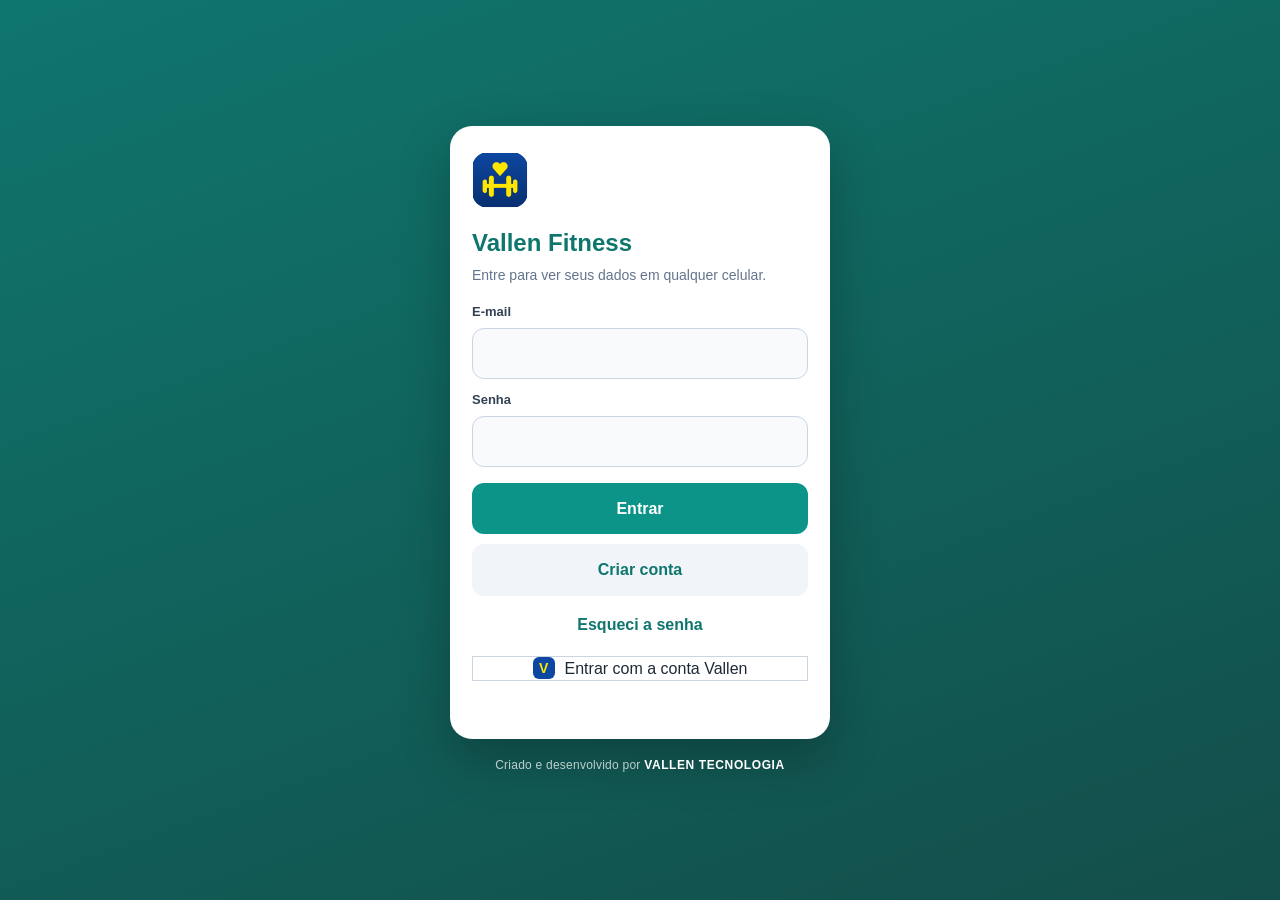
<file: index.html>
<!DOCTYPE html>
<html lang="pt-BR"><head><meta charset="utf-8">
<meta name="viewport" content="width=device-width, initial-scale=1, viewport-fit=cover">
<meta name="theme-color" content="#0f766e">
<link rel="manifest" href="manifest.webmanifest">
<link rel="apple-touch-icon" href="icon-180.png">
<link rel="icon" href="icon-192.png">
<meta name="apple-mobile-web-app-capable" content="yes">
<meta name="mobile-web-app-capable" content="yes">
<meta name="apple-mobile-web-app-status-bar-style" content="black-translucent">
<meta name="apple-mobile-web-app-title" content="Vallen Fitness">
<meta name="author" content="VALLEN TECNOLOGIA · Andre Andrade da Cruz">
<title>Vallen Fitness</title>
<link rel="stylesheet" href="css/app.css">
</head><body data-tab="inicio"><main id="v"></main><div id="sheet" class="sheet" hidden></div><div id="tmr" class="tmr" style="display:none"><span>Descanso</span><b>0:00</b><button data-tx="-15">−15 s</button><button data-tx="15">+15 s</button><button data-tx="0">Pular</button><div class="tb"><i></i></div></div><nav id="nv"></nav>
<script src="js/erros.js"></script>
<script src="js/dados.js"></script>
<script src="js/comida.js"></script>
<script src="js/treino.js"></script>
<script src="js/telas.js"></script>
<script src="js/saude.js"></script>
<script src="js/habitos.js"></script>
<script src="js/alimentos.js"></script>
<script src="js/relatorio.js"></script>
<script src="js/compartilhar.js"></script>
<script src="js/atalhos.js"></script>
<script src="js/lembretes-web.js"></script>
<script src="js/resumo.js"></script>
<script src="js/corpo.js"></script>
<script src="js/rotina.js"></script>
<script src="js/laudo.js"></script>
<script src="js/plano.js"></script>
<script src="js/app.js"></script>
<script src="supabase.js"></script>
<script src="nuvem.js"></script>
<script>if("serviceWorker"in navigator)addEventListener("load",()=>navigator.serviceWorker.register("sw.js").catch(()=>{}));</script>
</body></html>
</file>
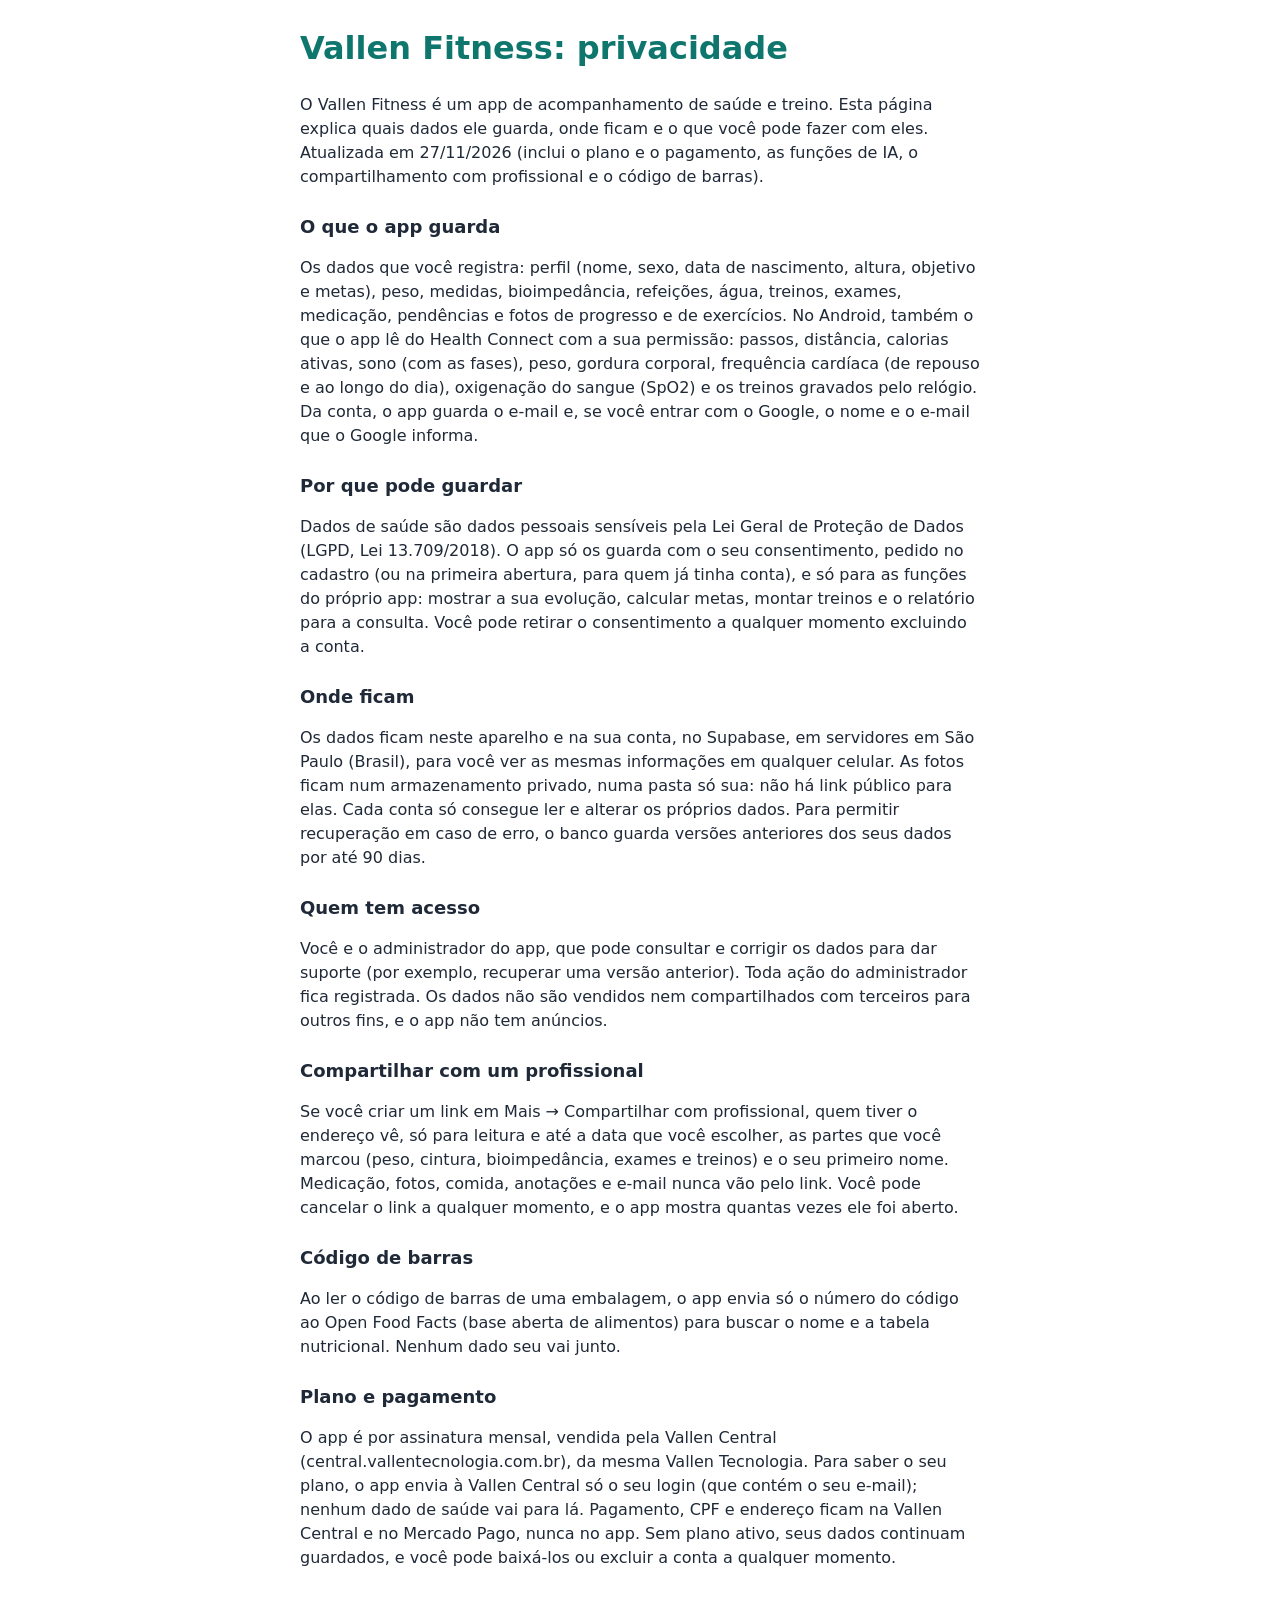
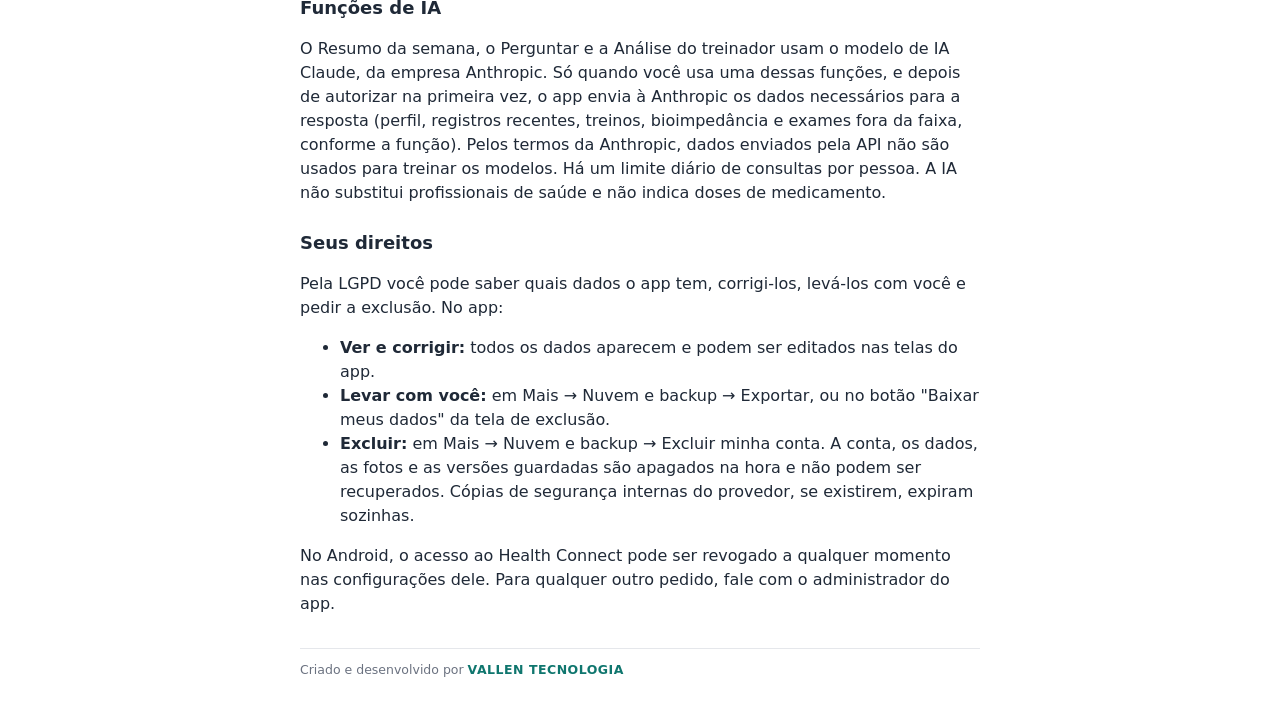
<file: privacypolicy.html>
<!DOCTYPE html><html lang="pt-BR"><head><meta charset="utf-8"><meta name="viewport" content="width=device-width,initial-scale=1"><meta name="author" content="VALLEN TECNOLOGIA · Andre Andrade da Cruz"><title>Privacidade</title>
<style>body{font-family:system-ui,sans-serif;margin:24px auto;max-width:680px;padding:0 4px;line-height:1.5;color:#1f2937}h1{color:#0f766e}h2{font-size:18px;margin-top:24px}.assin{margin-top:32px;padding-top:12px;border-top:1px solid #e5e7eb;font-size:12.5px;color:#6b7280}.assin b{color:#0f766e;letter-spacing:.04em}</style></head><body>
<h1>Vallen Fitness: privacidade</h1>
<p>O Vallen Fitness é um app de acompanhamento de saúde e treino. Esta página explica quais dados ele guarda, onde ficam e o que você pode fazer com eles. Atualizada em 27/11/2026 (inclui o plano e o pagamento, as funções de IA, o compartilhamento com profissional e o código de barras).</p>
<h2>O que o app guarda</h2>
<p>Os dados que você registra: perfil (nome, sexo, data de nascimento, altura, objetivo e metas), peso, medidas, bioimpedância, refeições, água, treinos, exames, medicação, pendências e fotos de progresso e de exercícios. No Android, também o que o app lê do Health Connect com a sua permissão: passos, distância, calorias ativas, sono (com as fases), peso, gordura corporal, frequência cardíaca (de repouso e ao longo do dia), oxigenação do sangue (SpO2) e os treinos gravados pelo relógio. Da conta, o app guarda o e-mail e, se você entrar com o Google, o nome e o e-mail que o Google informa.</p>
<h2>Por que pode guardar</h2>
<p>Dados de saúde são dados pessoais sensíveis pela Lei Geral de Proteção de Dados (LGPD, Lei 13.709/2018). O app só os guarda com o seu consentimento, pedido no cadastro (ou na primeira abertura, para quem já tinha conta), e só para as funções do próprio app: mostrar a sua evolução, calcular metas, montar treinos e o relatório para a consulta. Você pode retirar o consentimento a qualquer momento excluindo a conta.</p>
<h2>Onde ficam</h2>
<p>Os dados ficam neste aparelho e na sua conta, no Supabase, em servidores em São Paulo (Brasil), para você ver as mesmas informações em qualquer celular. As fotos ficam num armazenamento privado, numa pasta só sua: não há link público para elas. Cada conta só consegue ler e alterar os próprios dados. Para permitir recuperação em caso de erro, o banco guarda versões anteriores dos seus dados por até 90 dias.</p>
<h2>Quem tem acesso</h2>
<p>Você e o administrador do app, que pode consultar e corrigir os dados para dar suporte (por exemplo, recuperar uma versão anterior). Toda ação do administrador fica registrada. Os dados não são vendidos nem compartilhados com terceiros para outros fins, e o app não tem anúncios.</p>
<h2>Compartilhar com um profissional</h2>
<p>Se você criar um link em Mais → Compartilhar com profissional, quem tiver o endereço vê, só para leitura e até a data que você escolher, as partes que você marcou (peso, cintura, bioimpedância, exames e treinos) e o seu primeiro nome. Medicação, fotos, comida, anotações e e-mail nunca vão pelo link. Você pode cancelar o link a qualquer momento, e o app mostra quantas vezes ele foi aberto.</p>
<h2>Código de barras</h2>
<p>Ao ler o código de barras de uma embalagem, o app envia só o número do código ao Open Food Facts (base aberta de alimentos) para buscar o nome e a tabela nutricional. Nenhum dado seu vai junto.</p>
<h2>Plano e pagamento</h2>
<p>O app é por assinatura mensal, vendida pela Vallen Central (central.vallentecnologia.com.br), da mesma Vallen Tecnologia. Para saber o seu plano, o app envia à Vallen Central só o seu login (que contém o seu e-mail); nenhum dado de saúde vai para lá. Pagamento, CPF e endereço ficam na Vallen Central e no Mercado Pago, nunca no app. Sem plano ativo, seus dados continuam guardados, e você pode baixá-los ou excluir a conta a qualquer momento.</p>
<h2>Funções de IA</h2>
<p>O Resumo da semana, o Perguntar e a Análise do treinador usam o modelo de IA Claude, da empresa Anthropic. Só quando você usa uma dessas funções, e depois de autorizar na primeira vez, o app envia à Anthropic os dados necessários para a resposta (perfil, registros recentes, treinos, bioimpedância e exames fora da faixa, conforme a função). Pelos termos da Anthropic, dados enviados pela API não são usados para treinar os modelos. Há um limite diário de consultas por pessoa. A IA não substitui profissionais de saúde e não indica doses de medicamento.</p>
<h2>Seus direitos</h2>
<p>Pela LGPD você pode saber quais dados o app tem, corrigi-los, levá-los com você e pedir a exclusão. No app:</p>
<ul>
<li><b>Ver e corrigir:</b> todos os dados aparecem e podem ser editados nas telas do app.</li>
<li><b>Levar com você:</b> em Mais → Nuvem e backup → Exportar, ou no botão "Baixar meus dados" da tela de exclusão.</li>
<li><b>Excluir:</b> em Mais → Nuvem e backup → Excluir minha conta. A conta, os dados, as fotos e as versões guardadas são apagados na hora e não podem ser recuperados. Cópias de segurança internas do provedor, se existirem, expiram sozinhas.</li>
</ul>
<p>No Android, o acesso ao Health Connect pode ser revogado a qualquer momento nas configurações dele. Para qualquer outro pedido, fale com o administrador do app.</p>
<p class="assin">Criado e desenvolvido por <a href="https://vallentecnologia.com.br/" target="_blank" rel="noopener" style="color:inherit;text-decoration:none"><b>VALLEN TECNOLOGIA</b></a></p>
</body></html>
</file>
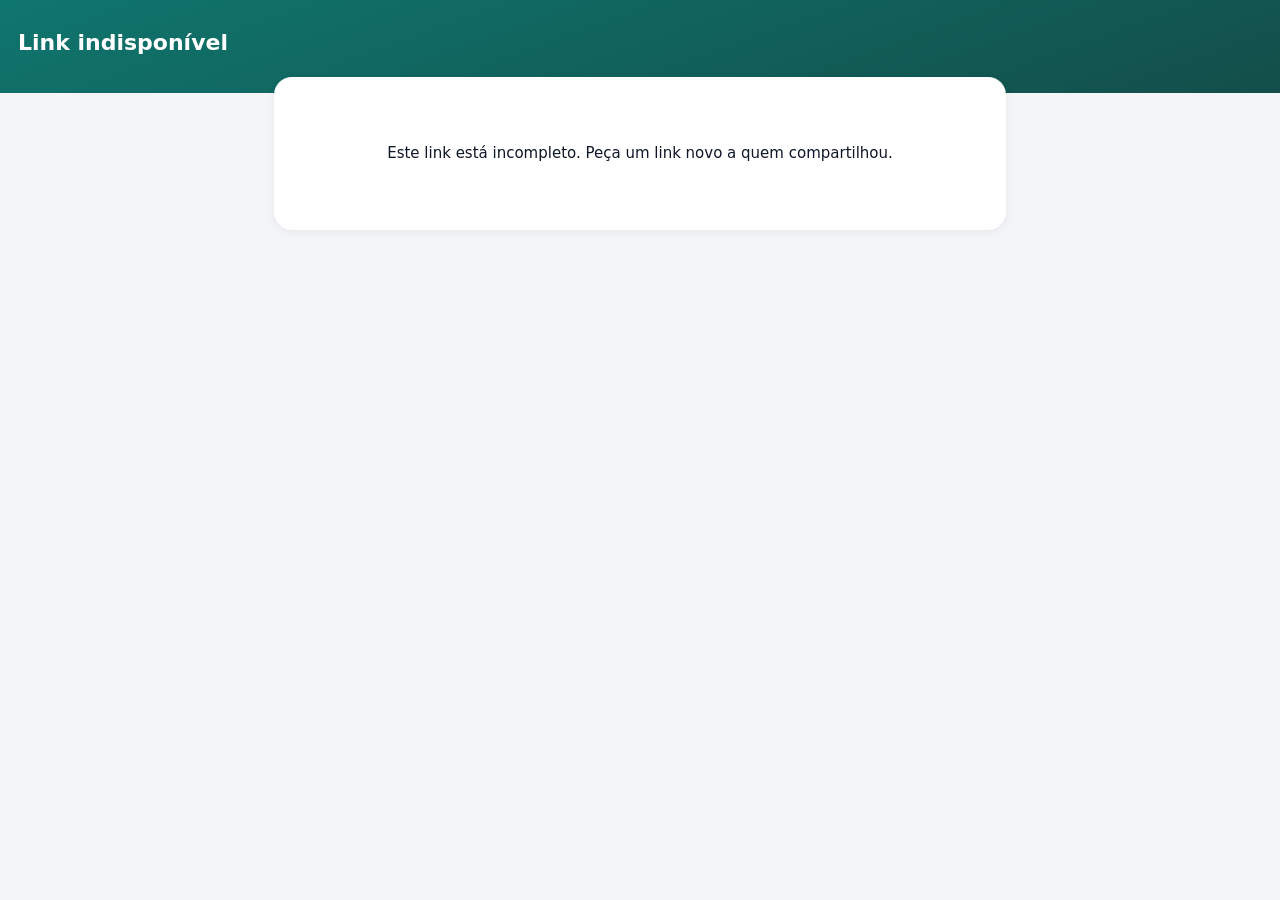
<file: ver.html>
<!DOCTYPE html>
<html lang="pt-BR"><head><meta charset="utf-8">
<meta name="viewport" content="width=device-width, initial-scale=1">
<meta name="robots" content="noindex, nofollow">
<meta name="referrer" content="no-referrer">
<meta name="theme-color" content="#0f766e">
<title>Acompanhamento · Vallen Fitness</title>
<style>
:root{--tc:#0d9488;--tx:#0f172a;--mu:#64748b;--ln:#e5eaf0;--bg:#f3f5f8;--card:#fff;--wa:#dc2626;--ok:#16a34a}
*{box-sizing:border-box}body{margin:0;font:15px/1.5 system-ui,-apple-system,"Segoe UI",Roboto,sans-serif;background:var(--bg);color:var(--tx)}
header{background:linear-gradient(160deg,#0f766e,#134e4a);color:#fff;padding:26px 18px 30px}header h1{margin:0;font-size:22px}header p{margin:4px 0 0;opacity:.9;font-size:14px}
main{max-width:760px;margin:-16px auto 30px;padding:0 14px}.c{background:var(--card);border-radius:18px;padding:16px;margin-bottom:14px;box-shadow:0 2px 10px rgba(15,23,42,.06)}
h2{font-size:16px;margin:0 0 10px;color:#0f766e}.kp{display:grid;grid-template-columns:repeat(auto-fit,minmax(130px,1fr));gap:10px;margin-bottom:14px}.kp div{background:var(--card);border-radius:16px;padding:12px}.kp b{display:block;font-size:20px}.kp small{color:var(--mu)}
table{width:100%;border-collapse:collapse;font-size:13.5px}th,td{text-align:left;padding:7px 6px;border-bottom:1px solid var(--ln)}th{color:var(--mu);font-weight:600}td.w{color:var(--wa);font-weight:600}
.m{color:var(--mu);font-size:13px}.aviso{text-align:center;padding:50px 20px}svg text{font-family:inherit}
</style></head>
<body>
<header><h1 id="tit">Acompanhamento</h1><p id="sub">Carregando…</p></header>
<main id="v"></main>
<script>
/* Vallen Fitness · página só de leitura de um link "Compartilhar com profissional".
   Pede ao banco (função meucorpo_ver_compartilhado) só as partes que a pessoa escolheu. Sem login, sem cookies. */
(function () {
  const SB_URL = "https://swqjqsdpzwcgtwihwttw.supabase.co", SB_KEY = "sb_publishable_pfKC3mv8VL-trq8Fv8iTqQ_GnklcdDe";
  const token = location.hash.slice(1);
  const $ = id => document.getElementById(id);
  const esc = s => String(s ?? "").replace(/[&<>"]/g, c => ({ "&": "&amp;", "<": "&lt;", ">": "&gt;", '"': "&quot;" }[c]));
  const f1 = (x, d = 1) => x == null || isNaN(x) ? "–" : (+x).toFixed(d).replace(".", ",");
  const fd = d => String(d).length >= 10 ? String(d).slice(0, 10).split("-").reverse().join("/") : d;
  const dias = (a, b) => Math.round((new Date(b + "T12:00:00") - new Date(a + "T12:00:00")) / 864e5);
  const tab = (cab, linhas) => `<table><tr>${cab.map(c => `<th>${c}</th>`).join("")}</tr>${linhas.map(l => `<tr>${l.map(c => `<td${c && c.w ? ' class="w"' : ""}>${esc(c && c.t != null ? c.t : c)}</td>`).join("")}</tr>`).join("")}</table>`;
  function grafico(pts, meta, un) {
    if (pts.length < 2) return `<p class="m">Poucas medidas para o gráfico.</p>`;
    const W = 700, H = 220, vs = pts.map(p => p[1]).concat(meta != null ? [meta] : []), lo = Math.floor(Math.min(...vs) - 1), hi = Math.ceil(Math.max(...vs) + 1), d0 = pts[0][0], sp = Math.max(1, dias(d0, pts[pts.length - 1][0])), X = d => 40 + dias(d0, d) / sp * (W - 56), Y = v => 14 + (hi - v) / (hi - lo) * (H - 42);
    const mm = pts.length >= 4 ? pts.map(a => [a[0], pts.filter(b => b[0] <= a[0] && dias(b[0], a[0]) < 7).reduce((s, b, i, arr) => s + b[1] / arr.length, 0)]) : [];
    return `<svg viewBox="0 0 ${W} ${H}" width="100%" role="img" aria-label="Gráfico">${[lo, (lo + hi) / 2, hi].map(v => `<line x1="40" x2="${W - 10}" y1="${Y(v)}" y2="${Y(v)}" stroke="#e5eaf0"/><text x="2" y="${Y(v) + 4}" font-size="12" fill="#64748b">${f1(v, v % 1 ? 1 : 0)}</text>`).join("")}${meta != null ? `<line x1="40" x2="${W - 10}" y1="${Y(meta)}" y2="${Y(meta)}" stroke="#16a34a" stroke-dasharray="5 5"/><text x="${W - 12}" y="${Y(meta) - 5}" font-size="12" text-anchor="end" fill="#16a34a">meta ${f1(meta, 1)} ${un}</text>` : ""}${mm.length ? `<polyline fill="none" stroke="#f59e0b" stroke-width="2.5" stroke-dasharray="6 4" points="${mm.map(a => X(a[0]).toFixed(1) + "," + Y(a[1]).toFixed(1)).join(" ")}"/>` : ""}<polyline fill="none" stroke="#0d9488" stroke-width="3" stroke-linejoin="round" points="${pts.map(a => X(a[0]).toFixed(1) + "," + Y(a[1]).toFixed(1)).join(" ")}"/>${pts.map(a => `<circle cx="${X(a[0]).toFixed(1)}" cy="${Y(a[1]).toFixed(1)}" r="3.5" fill="#0d9488"/>`).join("")}<text x="40" y="${H - 6}" font-size="12" fill="#64748b">${fd(d0)}</text><text x="${W - 10}" y="${H - 6}" font-size="12" text-anchor="end" fill="#64748b">${fd(pts[pts.length - 1][0])}</text></svg>${mm.length ? `<p class="m">Linha verde: medidas. Tracejada laranja: média de 7 dias.</p>` : ""}`;
  }
  function erro(t) { $("tit").textContent = "Link indisponível"; $("sub").textContent = ""; $("v").innerHTML = `<div class="c aviso"><p>${esc(t)}</p></div>` }
  if (!/^[A-Za-z0-9_-]{32,64}$/.test(token)) { erro("Este link está incompleto. Peça um link novo a quem compartilhou."); return }
  fetch(SB_URL + "/rest/v1/rpc/meucorpo_ver_compartilhado", { method: "POST", headers: { apikey: SB_KEY, "Content-Type": "application/json" }, body: JSON.stringify({ p_token: token }), cache: "no-store" })
    .then(r => r.ok ? r.json() : Promise.reject(r.status)).then(d => {
      if (!d) { erro("Este link expirou ou foi cancelado. Peça um link novo a quem compartilhou."); return }
      $("tit").textContent = "Acompanhamento de " + (d.nome || "paciente");
      $("sub").textContent = (d.para ? "Compartilhado com " + d.para + " · " : "") + "só leitura · vale até " + new Date(d.ate).toLocaleDateString("pt-BR");
      const P = d.partes || [], L = d.log || {}, ks = Object.keys(L).sort(), h = [];
      const pes = ks.filter(k => L[k].peso != null).map(k => [k, +L[k].peso]), cin = ks.filter(k => L[k].cint != null).map(k => [k, +L[k].cint]);
      const kp = [];
      if (pes.length) { const u = pes[pes.length - 1][1]; kp.push([f1(u, 1) + " kg", "peso em " + fd(pes[pes.length - 1][0])], [(u - pes[0][1] > 0 ? "+" : "") + f1(u - pes[0][1], 1) + " kg", "desde " + fd(pes[0][0])]); if (d.alt) kp.push([f1(u / ((d.alt / 100) ** 2), 1), "IMC"]) }
      if (cin.length) kp.push([f1(cin[cin.length - 1][1], 1) + " cm", "cintura"]);
      if (kp.length) h.push(`<div class="kp">${kp.map(x => `<div><b>${esc(x[0])}</b><small>${esc(x[1])}</small></div>`).join("")}</div>`);
      if (P.includes("peso")) h.push(`<div class="c"><h2>Peso</h2>${grafico(pes, d.meta != null ? +d.meta : null, "kg")}${tab(["Data", "Peso (kg)"], pes.slice().reverse().slice(0, 40).map(p => [fd(p[0]), f1(p[1], 2)]))}</div>`);
      if (P.includes("medidas")) h.push(`<div class="c"><h2>Cintura (umbigo)</h2>${grafico(cin, null, "cm")}${tab(["Data", "Cintura (cm)"], cin.slice().reverse().slice(0, 40).map(p => [fd(p[0]), f1(p[1], 1)]))}</div>`);
      if (P.includes("bio")) { const B = (d.bios || []).slice().sort((a, b) => a.d < b.d ? 1 : -1); h.push(`<div class="c"><h2>Bioimpedância</h2>${B.length ? tab(["Data", "Peso", "Gordura kg", "Gordura %", "Músculo kg", "Visceral", "TMB"], B.map(x => [fd(x.d), f1(x.peso), f1(x.gk), f1(x.gp), f1(x.mus), x.vis ?? "–", x.tmb ? Math.round(x.tmb) : "–"])) : `<p class="m">Nenhuma registrada.</p>`}</div>`) }
      if (P.includes("exames")) { const R = (d.ex && d.ex.r) || [], H2 = Object.entries(d.exh || {}).flatMap(([n, a]) => (a || []).map(x => [n, fd(x[0]), String(x[1]).replace(".", ",")])); h.push(`<div class="c"><h2>Exames${d.ex && d.ex.d ? " · " + esc(d.ex.d) : ""}</h2>${R.length ? tab(["Exame", "Resultado", "Referência"], R.map(x => [x[0], { t: x[1], w: !!x[3] }, x[2] || "–"])) : `<p class="m">Nenhum registrado.</p>`}${H2.length ? `<h2 style="margin-top:14px">Resultados adicionados depois</h2>${tab(["Exame", "Data", "Valor"], H2)}` : ""}</div>`) }
      if (P.includes("treinos")) { const T = (d.ses || []).slice().sort((a, b) => a.d < b.d ? 1 : -1); h.push(`<div class="c"><h2>Treinos · ${T.length} registrado(s)</h2>${T.length ? tab(["Data", "Treino", "Duração", "Esforço (RPE)"], T.slice(0, 40).map(s => [fd(s.d), "Treino " + String(s.key || "").replace(/^S(?=[A-Z]$)/, ""), s.dur ? s.dur + " min" : "–", s.rpe ?? "–"])) : `<p class="m">Nenhum registrado.</p>`}</div>`) }
      h.push(`<p class="m" style="text-align:center">Dados registrados pela própria pessoa no app Vallen Fitness. Não é laudo nem prescrição.</p>`);
      $("v").innerHTML = h.join("");
    }).catch(() => erro("Não consegui carregar agora. Confira a internet e tente de novo."));
})();
</script>
</body></html>
</file>
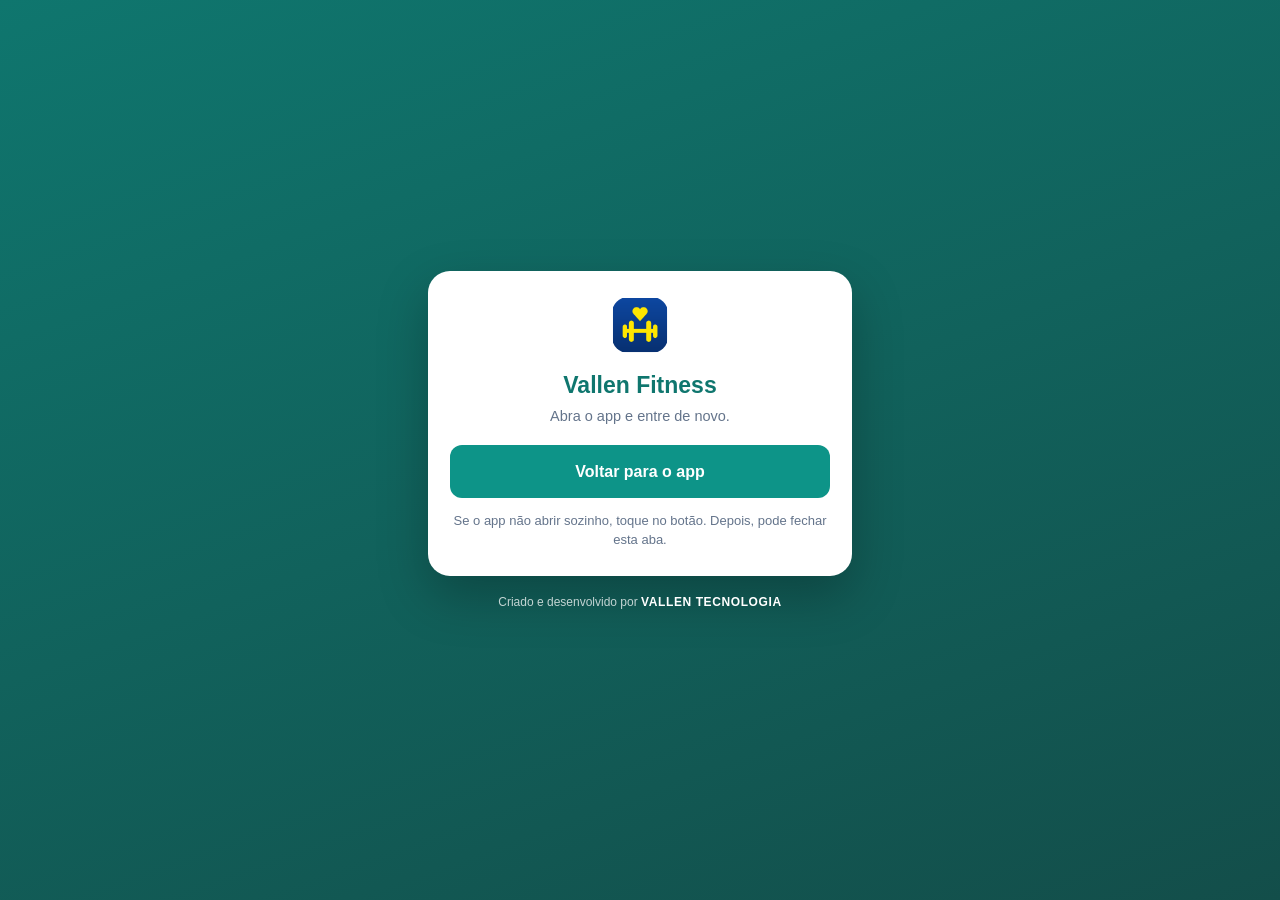
<file: volta.html>
<!DOCTYPE html>
<html lang="pt-BR"><head><meta charset="utf-8">
<meta name="viewport" content="width=device-width, initial-scale=1, viewport-fit=cover">
<meta name="author" content="VALLEN TECNOLOGIA">
<meta name="robots" content="noindex">
<title>Vallen Fitness</title>
<style>
body{margin:0;min-height:100vh;display:flex;flex-direction:column;align-items:center;justify-content:center;padding:24px;box-sizing:border-box;background:linear-gradient(160deg,#0f766e,#134e4a);font:16px/1.45 -apple-system,BlinkMacSystemFont,"Segoe UI",Roboto,Arial,sans-serif;color:#0f172a}
.bx{background:#fff;border-radius:22px;padding:26px 22px;width:100%;max-width:380px;box-shadow:0 20px 50px rgba(0,0,0,.25);text-align:center}
.logo{width:56px;height:56px;border-radius:16px}
h1{font-size:23px;margin:10px 0 4px;color:#0f766e}
p{margin:0 0 18px;color:#64748b;font-size:14.5px}
a.pri{display:block;background:#0d9488;color:#fff;border-radius:12px;padding:15px;font-weight:700;text-decoration:none}
.m{margin:14px 0 0;font-size:13px}
.assin{margin-top:18px;color:rgba(255,255,255,.75);font-size:12px}.assin b{color:#fff;letter-spacing:.05em}
</style></head>
<body>
<div class="bx"><img class="logo" src="icon-192.png" alt=""><h1 id="t">Login feito</h1><p id="d">Voltando para o app Vallen Fitness…</p><a class="pri" id="ir" href="#">Voltar para o app</a><p class="m" id="m">Se o app não abrir sozinho, toque no botão. Depois, pode fechar esta aba.</p></div>
<p class="assin">Criado e desenvolvido por <a href="https://vallentecnologia.com.br/" target="_blank" rel="noopener" style="color:inherit;text-decoration:none"><b>VALLEN TECNOLOGIA</b></a></p>
<script>
/* Volta do login com Google para o APK. O Supabase manda para cá (endereço do próprio site, sempre aceito)
   e esta página passa a sessão para o app pelo link com.andremeucorpo.app://login. */
(function () {
  var h = location.hash, q = location.search, erro = /error/.test(h + q);
  // dados da sessão vão na consulta (?...), que passa inteira pelo intent do Android
  var dados = [q && /code=/.test(q) ? q.slice(1) : "", h ? h.slice(1) : ""].filter(Boolean).join("&");
  var esquema = "com.andremeucorpo.app://login" + (dados ? "?" + dados : "");
  var android = /Android/i.test(navigator.userAgent);
  // intent:// aponta direto para o pacote do app: funciona no Chrome e nos navegadores baseados nele (inclusive o do Xiaomi)
  var alvo = android ? "intent://login" + (dados ? "?" + dados : "") + "#Intent;scheme=com.andremeucorpo.app;package=com.andremeucorpo.app;end" : esquema;
  history.replaceState(null, "", location.pathname);   // tira os dados da sessão da barra de endereço
  if (erro) {
    var p = new URLSearchParams(dados);
    document.getElementById("t").textContent = "Não deu certo";
    document.getElementById("d").textContent = p.get("error_description") || "O login com o Google foi cancelado.";
  } else if (!/access_token=|code=/.test(dados)) {
    document.getElementById("t").textContent = "Vallen Fitness";
    document.getElementById("d").textContent = "Abra o app e entre de novo.";
  }
  document.getElementById("ir").href = erro ? esquema.split("?")[0] : alvo;
  if (!erro && dados) setTimeout(function () { location.href = alvo }, 150);
})();
</script>
</body></html>
</file>
<file: css/app.css>
/* Vallen Fitness · estilos do app. Criado e desenvolvido por VALLEN TECNOLOGIA */
:root{--bg:#f3f5f8;--card:#fff;--tx:#0f172a;--mu:#64748b;--ln:#e5eaf0;--sf:#f1f5f9;--wa:#dc2626;--ok:#16a34a;--tc:#0d9488;--ac:var(--tc);--h1:#0f766e;--h2:#14b8a6;--sh:0 1px 2px rgba(15,23,42,.05),0 6px 18px rgba(15,23,42,.06)}
@media(prefers-color-scheme:dark){:root:not([data-theme="light"]){color-scheme:dark;--bg:#0b1117;--card:#151d27;--tx:#e6edf5;--mu:#94a3b8;--ln:#243142;--sf:#1d2835;--wa:#f87171;--ok:#4ade80;--sh:none}}
:root[data-theme="dark"]{color-scheme:dark;--bg:#0b1117;--card:#151d27;--tx:#e6edf5;--mu:#94a3b8;--ln:#243142;--sf:#1d2835;--wa:#f87171;--ok:#4ade80;--sh:none}
body[data-tab=inicio]{--tc:#0d9488;--h1:#0f766e;--h2:#14b8a6}
body[data-tab=diario]{--tc:#16a34a;--h1:#166534;--h2:#22c55e}
body[data-tab=treino]{--tc:#ea580c;--h1:#9a3412;--h2:#f97316}
body[data-tab=evo]{--tc:#4f46e5;--h1:#3730a3;--h2:#6366f1}
body[data-tab=mais]{--tc:#475569;--h1:#0f172a;--h2:#475569}
@media(prefers-color-scheme:dark){body[data-tab=mais]{--tc:#94a3b8}}
*{box-sizing:border-box}
body{margin:0;background:var(--bg);color:var(--tx);font:16px/1.45 -apple-system,BlinkMacSystemFont,"SF Pro Text","Segoe UI",Roboto,Arial,sans-serif;padding-bottom:calc(78px + env(safe-area-inset-bottom,0px));-webkit-tap-highlight-color:transparent}
main{max-width:600px;margin:0 auto}
.pad{padding:0 14px 16px}
h2{font-size:18px;font-weight:700;margin:0 0 8px;letter-spacing:-.01em}
h3{font-size:15px;margin:14px 0 6px}
h3.sec{font-size:12px;text-transform:uppercase;letter-spacing:.08em;color:var(--mu);margin:2px 4px 8px}
small{display:block;color:var(--mu);font-size:12.5px;font-weight:400}
.m{color:var(--mu);font-size:14px}
.w{color:var(--wa)}.o{color:var(--ok)}
img{max-width:100%}
.vallen{text-align:center;font-size:11.5px;letter-spacing:.02em;margin:4px 0 0;opacity:.85}.vallen b{color:var(--tx);letter-spacing:.04em}
[hidden]{display:none!important}
.hero{position:relative;overflow:hidden;color:#fff;padding:calc(22px + env(safe-area-inset-top,0px)) 18px 22px;margin-bottom:14px;border-radius:0 0 28px 28px;background:radial-gradient(circle at 88% -10%,rgba(255,255,255,.30),transparent 46%),radial-gradient(circle at 0% 115%,rgba(0,0,0,.20),transparent 52%),linear-gradient(140deg,var(--h1),var(--h2))}
.hero::after{content:"";position:absolute;right:-50px;bottom:-70px;width:200px;height:200px;border-radius:50%;border:30px solid rgba(255,255,255,.07);pointer-events:none}
.hero>*{position:relative;z-index:1}
.hero small{color:rgba(255,255,255,.82)}
.ht{font-size:27px;font-weight:800;letter-spacing:-.025em;display:flex;align-items:center;gap:12px;line-height:1.15}
.hs{opacity:.88;margin-top:4px;font-size:14px}
.hb{background:rgba(255,255,255,.2);border:0;color:#fff;width:40px;min-height:40px;padding:0;border-radius:12px;margin-bottom:10px}
.hero .b{background:rgba(255,255,255,.25)}.hero .b i{background:#fff}
.av{width:46px;height:46px;border-radius:50%;background:rgba(255,255,255,.22);display:inline-grid;place-items:center;font-size:21px}
.c{background:var(--card);border:1px solid var(--ln);border-radius:20px;padding:16px;margin-bottom:12px;box-shadow:var(--sh)}
.tap{cursor:pointer}
.warn{border-color:color-mix(in srgb,var(--wa) 35%,var(--ln));background:color-mix(in srgb,var(--wa) 7%,var(--card))}
.done{border:2px solid var(--ok)}
button{font:inherit;min-height:46px;border-radius:14px;border:1px solid var(--ln);background:var(--card);color:var(--tx);font-weight:600;padding:8px 14px;cursor:pointer;display:inline-flex;align-items:center;justify-content:center;gap:6px}
button.p{background:var(--tc);color:#fff;border-color:transparent}
button.on{background:var(--tc);color:#fff;border-color:var(--tc)}
button:active{transform:scale(.98)}
.wide{width:100%}.lg{min-height:56px;font-size:17px;border-radius:16px}
.sm{min-height:38px;padding:6px 12px;font-size:14px;border-radius:12px}
.ghost{background:transparent;border:0;color:var(--mu);margin-top:6px}
.ib{width:40px;min-height:40px;padding:0;border-radius:12px;background:var(--sf);border:0;flex:0 0 40px;color:var(--mu)}
input,textarea,select{font:inherit;font-size:16px;color:var(--tx);background:var(--sf);border:1.5px solid transparent;border-radius:14px;padding:12px;width:100%;min-height:48px}
input:focus,textarea:focus,select:focus{outline:none;border-color:var(--tc);background:var(--card)}
label{display:block;font-size:13px;font-weight:600;color:var(--mu);margin:0 0 6px}
.r{display:flex;gap:10px;align-items:center}.r>*{flex:1;min-width:0}.sp{justify-content:space-between}
.b{height:10px;background:var(--sf);border-radius:99px;overflow:hidden;margin:8px 0}.b i{display:block;height:100%;background:var(--tc);border-radius:99px}
.num{font-size:34px;font-weight:800;letter-spacing:-.03em;line-height:1.1}.num small{display:inline;font-size:16px;font-weight:600}
.pill{display:inline-block;background:var(--tc);color:#fff;border-radius:99px;padding:2px 10px;font-size:12px;font-weight:700}
nav{position:fixed;left:0;right:0;bottom:0;display:flex;background:var(--card);background:color-mix(in srgb,var(--card) 90%,transparent);backdrop-filter:blur(16px);-webkit-backdrop-filter:blur(16px);border-top:1px solid var(--ln);padding:6px 6px calc(6px + env(safe-area-inset-bottom,0px));z-index:10}
nav button{flex:1;flex-direction:column;gap:2px;background:none;border:0;color:var(--mu);font-size:11px;font-weight:600;min-height:54px;padding:4px 0;border-radius:14px}
nav button.on{color:var(--tc);background:none}
nav button.on svg{transform:translateY(-1px)}
.qa{display:grid;grid-template-columns:repeat(4,1fr);gap:10px;margin:0 0 14px}
.qb{flex-direction:column;gap:7px;min-height:88px;border-radius:20px;font-size:12.5px;box-shadow:var(--sh);padding:8px 4px}
.qb span{width:42px;height:42px;border-radius:13px;display:grid;place-items:center;background:color-mix(in srgb,var(--tc) 14%,transparent);color:var(--tc)}
.rg{display:flex;align-items:center;gap:18px;margin-top:16px}
.rl{flex:1;display:grid;gap:9px}
.rl div{display:flex;align-items:center;gap:8px;font-size:13.5px}
.rl i{width:10px;height:10px;border-radius:50%;flex:0 0 10px}
.rl b{margin-left:auto;font-size:16px}.rl small{display:inline;font-size:12px}
.act{display:flex;align-items:center;gap:12px}
.act>div:nth-child(2){flex:1;min-width:0}
.act b{display:block;font-size:17px}
.act .m{display:block;white-space:nowrap;overflow:hidden;text-overflow:ellipsis}
.ai{width:48px;height:48px;border-radius:15px;display:grid;place-items:center;flex:0 0 48px;color:#fff}
.ai.o{background:linear-gradient(140deg,#c2410c,#f97316)}.ai.g{background:linear-gradient(140deg,#15803d,#22c55e)}
summary{cursor:pointer;list-style:none;display:flex;align-items:center;gap:8px}
summary::-webkit-details-marker{display:none}
.li{display:flex;gap:12px;align-items:flex-start;padding:11px 0;border-bottom:1px solid var(--ln);cursor:pointer}
.li:last-child{border:0}
.ck{width:22px;height:22px;border-radius:7px;border:2px solid var(--ln);flex:0 0 22px;display:grid;place-items:center;color:#fff}
.li.dn .ck{background:var(--ok);border-color:var(--ok)}.li.dn>div{color:var(--mu);text-decoration:line-through}
.dnav{display:flex;align-items:center;justify-content:space-between;margin-bottom:14px}
.dnav button{background:rgba(255,255,255,.2);border:0;color:#fff;width:40px;min-height:40px;padding:0;border-radius:12px}
.dnav b{font-size:17px}
.eq{display:flex;align-items:center;justify-content:space-between;background:rgba(255,255,255,.15);border-radius:18px;padding:12px 16px;margin-bottom:10px}
.eq div{text-align:center}.eq b{font-size:23px;display:block;letter-spacing:-.02em}.eq span{opacity:.7;font-size:20px}
.mh{display:flex;align-items:center;gap:12px;margin-bottom:12px}.mh>div{flex:1}
.me{font-size:22px;width:44px;height:44px;border-radius:13px;background:var(--sf);display:grid;place-items:center}
.kc{font-weight:800;color:var(--tc)}
.sugg{display:flex;gap:12px;align-items:center;background:var(--sf);border-radius:16px;padding:12px}
.sugg>div{flex:1;font-size:14.5px}
.sugg.on{background:color-mix(in srgb,var(--ok) 12%,var(--card))}
.ckb{width:44px;min-height:44px;flex:0 0 44px;padding:0;border-radius:50%;border:2px solid var(--ln);background:var(--card);color:transparent}
.ckb.on{background:var(--ok);border-color:var(--ok);color:#fff}
.it{display:flex;align-items:center;gap:10px;padding:11px 2px;border-bottom:1px solid var(--ln)}.it>div{flex:1}
.add{width:100%;background:transparent;border:1.5px dashed var(--ln);color:var(--tc);margin-top:10px}
.cups{display:grid;grid-template-columns:repeat(5,1fr);gap:8px;margin:12px 0 8px}
.cup{min-height:50px;padding:0;border-radius:14px;background:var(--sf);border:0;color:var(--mu)}
.cup.on{background:#0ea5e9;color:#fff}
.sg{display:flex;gap:4px;overflow-x:auto;padding:4px;background:var(--card);border:1px solid var(--ln);border-radius:16px;margin-bottom:14px;box-shadow:var(--sh);scrollbar-width:none}
.sg::-webkit-scrollbar{display:none}
.sg button{flex:1 0 auto;min-height:40px;border:0;border-radius:12px;font-size:13.5px;background:transparent;color:var(--mu);padding:6px 9px}
.sg button.on{background:var(--tc);color:#fff}
.dw{display:flex;gap:6px;overflow-x:auto;margin-bottom:12px}.dw button{min-width:54px;min-height:42px}
.tg{display:flex;flex-wrap:wrap;gap:8px;margin:2px 0 16px}.tg button{flex:1 1 auto;min-height:44px}
.kp{display:grid;grid-template-columns:repeat(3,1fr);gap:8px;margin:10px 0}
.kp div{background:var(--sf);border-radius:14px;padding:10px 6px;text-align:center}.kp b{display:block;font-size:20px}
.hst{display:grid;grid-template-columns:repeat(3,1fr);gap:8px;margin-top:16px}
.hst div{background:rgba(255,255,255,.16);border-radius:16px;padding:10px 6px;text-align:center}.hst b{font-size:22px;display:block;letter-spacing:-.02em}
.ws{display:grid;grid-template-columns:repeat(7,1fr);gap:6px;margin-top:16px}
.ws div{background:rgba(255,255,255,.14);border-radius:12px;padding:6px 0 4px;text-align:center}
.ws small{color:rgba(255,255,255,.9)!important;font-size:11px}
.ws span{display:grid;place-items:center;height:20px;font-weight:800}
.ws .pl{background:rgba(255,255,255,.3)}
.ws .dn{background:#fff;color:var(--h1)}.ws .dn small{color:var(--h1)!important}
.ws .td{outline:2px solid #fff;outline-offset:1px}
.xr{display:flex;align-items:center;gap:12px;padding:10px 0;border-bottom:1px solid var(--ln)}.xr>div{flex:1;min-width:0}
.xa{width:42px;height:42px;border-radius:13px;display:grid;place-items:center;font-size:12px;font-weight:800;flex:0 0 42px;letter-spacing:.02em}
.lv{display:flex;align-items:center;justify-content:space-between;gap:12px;padding:14px 0 12px}
.sw{width:54px;min-height:32px;height:32px;padding:0;border-radius:99px;background:var(--ln);border:0;position:relative;flex:0 0 54px}
.sw i{position:absolute;top:3px;left:3px;width:26px;height:26px;border-radius:50%;background:#fff;transition:.2s;box-shadow:0 1px 3px rgba(0,0,0,.3)}
.sw.on{background:var(--tc)}.sw.on i{left:25px}
.ph{position:sticky;top:0;z-index:6;display:flex;align-items:center;gap:12px;padding:calc(12px + env(safe-area-inset-top,0px)) 16px 12px;background:var(--card);border-bottom:1px solid var(--ln)}
.ph>div{flex:1}.ph b{font-size:17px}
.pb{margin:0 0 14px;border-radius:0;height:5px}
.xh{display:flex;align-items:center;gap:12px}.xh>div{flex:1;min-width:0}
.hint{font-size:13px;color:var(--tc);background:color-mix(in srgb,var(--tc) 10%,transparent);border-radius:12px;padding:8px 10px;margin:10px 0 6px}
.sth,.str{display:grid;grid-template-columns:34px 1fr 1fr 1fr 46px;gap:8px;align-items:center}
.sth{font-size:11px;font-weight:700;color:var(--mu);text-transform:uppercase;letter-spacing:.04em;padding:8px 0 4px;text-align:center}
.str{padding:4px 0;border-radius:12px}
.str input{text-align:center;min-height:42px;padding:6px}
.str.dn{background:color-mix(in srgb,var(--ok) 14%,transparent)}
.str.dn input{background:transparent}
.sn{text-align:center;font-weight:800}.pv{font-size:13px;color:var(--mu);text-align:center}
.menu{padding:6px}
.mi{width:100%;justify-content:flex-start;gap:14px;border:0;background:none;border-radius:14px;padding:10px 10px;text-align:left;min-height:64px}
.mi>div{flex:1}.mi b{display:block}.mi>svg{color:var(--mu)}
.mic{width:40px;height:40px;border-radius:12px;display:grid;place-items:center;background:var(--sf);color:var(--tc);flex:0 0 40px}
.mi+.mi{border-top:1px solid var(--ln);border-radius:0}
.er{display:flex;justify-content:space-between;gap:12px;padding:11px 0;border-bottom:1px solid var(--ln)}
.er:last-child{border:0}
.ch{display:inline-block;border:1px solid var(--ln);border-radius:20px;padding:10px 14px;margin:4px 3px;font-size:15px;cursor:pointer;background:var(--card)}
.ch.on{background:var(--tc);color:#fff;border-color:var(--tc)}
.ch.x{text-decoration:line-through;color:var(--wa);background:color-mix(in srgb,var(--wa) 8%,var(--card))}
.sheet{position:fixed;inset:0;z-index:20}
.sbg{position:absolute;inset:0;background:rgba(2,6,23,.5);animation:fi .2s}
.sb{position:absolute;left:0;right:0;bottom:0;max-width:600px;margin:0 auto;max-height:90vh;overflow:auto;background:var(--card);border-radius:26px 26px 0 0;padding:10px 18px calc(20px + env(safe-area-inset-bottom,0px));animation:su .25s ease-out}
.grab{width:42px;height:5px;border-radius:9px;background:var(--ln);margin:0 auto 14px}
.sx{position:absolute;right:14px;top:14px}
@keyframes su{from{transform:translateY(100%)}}@keyframes fi{from{opacity:0}}
.fr{display:flex;align-items:center;gap:12px;padding:12px 4px;border-bottom:1px solid var(--ln);cursor:pointer}.fr>div{flex:1}
.addc{width:34px;height:34px;border-radius:50%;background:var(--tc);color:#fff;display:grid;place-items:center;flex:0 0 34px}
.lk{background:none;border:0;color:var(--tc);padding:0;min-height:36px;margin-bottom:6px}
.tip ul{margin:0;padding-left:18px;color:var(--mu);font-size:14px}.tip li{margin:5px 0}
.tmr{z-index:25!important;position:fixed;left:12px;right:12px;bottom:calc(76px + env(safe-area-inset-bottom,0px));max-width:576px;margin:0 auto;background:#ea580c;color:#fff;border-radius:18px;padding:10px 14px;display:flex;align-items:center;gap:8px;flex-wrap:wrap;z-index:15;box-shadow:0 10px 30px rgba(0,0,0,.25)}
.tmr b{font-size:28px;flex:1}.tmr button{min-height:40px;background:rgba(255,255,255,.22);color:#fff;border:0}
.tmr .tb{flex-basis:100%;height:6px;background:rgba(255,255,255,.25);border-radius:4px;overflow:hidden}.tmr .tb i{display:block;height:100%;background:#fff;width:0}
.rt table{border-collapse:collapse;width:100%;font-size:14px}.rt td,.rt th{border-bottom:1px solid var(--ln);padding:6px 4px;text-align:left}
.bar2{display:grid;grid-template-columns:52px 1fr 1fr;gap:10px;align-items:center;padding:6px 0;font-size:13px}
.bar2 .b{margin:0;height:8px}
.r>.pill{flex:0 0 auto}.er>b:last-child,.er>span:last-child{white-space:nowrap;flex:0 0 auto}
.tip ol{margin:0;padding-left:20px;color:var(--mu);font-size:14px}.tip ol li{margin:7px 0}.tip b{color:var(--tx)}
.toast{position:fixed;left:50%;top:calc(14px + env(safe-area-inset-top,0px));transform:translate(-50%,-150%);background:#0f172a;color:#fff;padding:12px 18px;border-radius:16px;font-size:14px;font-weight:600;z-index:30;max-width:90vw;box-shadow:0 10px 30px rgba(0,0,0,.3);transition:transform .3s}.toast.on{transform:translate(-50%,0)}
.xc2{padding:0;overflow:hidden}.xc2.ok{opacity:.7}.xt{display:flex;align-items:center;gap:12px;padding:12px 14px}.xg{flex:1;display:flex;align-items:center;gap:12px;min-width:0}.xg>div{flex:1;min-width:0}.xg b{display:block;font-size:16.5px;line-height:1.25}.xg .xa{width:72px;height:72px;flex:0 0 72px;border-radius:16px}.xg>svg{color:var(--mu);flex:0 0 auto}
.cbx{width:34px;min-height:34px;height:34px;flex:0 0 34px;padding:0;border-radius:10px;border:2px solid var(--ln);background:transparent;color:#fff}.cbx.on{background:var(--ok);border-color:var(--ok)}
.xrest{display:flex;align-items:center;justify-content:space-between;gap:10px;padding:10px 14px;border-top:1px solid var(--ln)}.xrest b{font-size:18px}.xrest span{color:var(--mu);font-size:14px}.xrest b{color:var(--tx)}
.anim{position:relative;border-radius:18px;overflow:hidden;background:#fff}.anim img{width:100%;display:block}.anim .a2{position:absolute;inset:0;width:100%;height:100%;object-fit:cover;animation:fl 1.8s steps(1) infinite}@keyframes fl{0%{opacity:0}50%{opacity:1}}
.acc{border-top:1px solid var(--ln);padding:14px 2px}.acc summary{justify-content:space-between}.acc summary svg{transition:.2s;color:var(--mu)}.acc[open] summary svg{transform:rotate(90deg)}
.sx{z-index:5}.anim img{pointer-events:none}
.rgw{display:flex;justify-content:center;margin:0}.rgs{width:min(80vw,290px);height:auto;filter:drop-shadow(0 10px 18px rgba(0,0,0,.18))}.rl2{display:grid;grid-template-columns:1fr 1fr;gap:8px;margin-top:10px}.rl2>div{background:rgba(255,255,255,.14);border-radius:14px;padding:9px 11px;display:flex;flex-direction:column;gap:2px}.rl2 span{display:flex;align-items:center;gap:6px;font-size:12.5px;opacity:.95}.rl2 span svg{width:15px;height:15px}.rl2 b{font-size:19px;line-height:1.1}.rl2 small{font-size:11.5px;opacity:.85;font-weight:500}.hkdt{width:100%;border-collapse:collapse;font-size:13px;margin-top:10px}.hkdt th,.hkdt td{text-align:left;padding:7px 4px;border-bottom:1px solid var(--ln);vertical-align:top}.hkdt th{color:var(--mu);font-weight:600}.mcav{position:fixed;left:12px;right:12px;bottom:calc(env(safe-area-inset-bottom,0px) + 84px);z-index:160;max-width:520px;margin:0 auto;background:var(--card);color:var(--tx);border-left:5px solid var(--tc);border-radius:16px;box-shadow:0 12px 32px rgba(0,0,0,.22);padding:14px 14px 14px 16px;display:flex;gap:12px;align-items:center}.mcav.al{border-left-color:#f59e0b}.mcav>div{flex:1;min-width:0}.mcav b{display:block;font-size:15.5px;margin-bottom:2px}.mcav p{margin:0;font-size:14px;color:var(--mu);white-space:pre-line}.mcav button{flex:0 0 auto}
/* Novidades de 15/11/2026: aviso de sincronização, sequências, janelas (check-in, código de barras), comparar fotos, lista de compras */
.mcsy{font-size:12.5px;padding:7px 12px;border-radius:12px;margin:0 0 12px;background:var(--sf);color:var(--mu)}.mcsy.o{color:var(--ok)}.mcsy.a{color:#b45309;background:#fef3c7}.mcsy.w{color:var(--wa);background:#fee2e2}
@media(prefers-color-scheme:dark){:root:not([data-theme="light"]) .mcsy.a{background:#3b2f12;color:#fbbf24}:root:not([data-theme="light"]) .mcsy.w{background:#3b1717}}
:root[data-theme="dark"] .mcsy.a{background:#3b2f12;color:#fbbf24}:root[data-theme="dark"] .mcsy.w{background:#3b1717}
.seqs{display:grid;grid-template-columns:repeat(auto-fit,minmax(130px,1fr));gap:8px}.seqs>div{background:var(--sf);border-radius:14px;padding:9px 11px}.seqs b{display:block;font-size:18px}.seqs small{color:var(--mu)}
.mcov{position:fixed;inset:0;z-index:165;background:rgba(15,23,42,.55);display:flex;align-items:flex-end;justify-content:center;padding:12px}.mcovc{background:var(--card);color:var(--tx);border-radius:22px;padding:20px 18px calc(18px + env(safe-area-inset-bottom,0px));width:100%;max-width:520px;max-height:92vh;overflow:auto}.mcovc h2{margin:0 0 6px}
.cmpw{position:relative;margin-top:12px;border-radius:14px;overflow:hidden;aspect-ratio:3/4;background:var(--sf)}.cmpw img{position:absolute;inset:0;width:100%;height:100%;object-fit:cover}.cmpa{position:absolute;inset:0}.cmpl{position:absolute;top:0;bottom:0;width:3px;margin-left:-1.5px;background:#fff;box-shadow:0 0 6px rgba(0,0,0,.4)}.cmpt{position:absolute;top:8px;background:rgba(0,0,0,.55);color:#fff;font-size:12px;padding:2px 8px;border-radius:8px}.cmpt.e{left:8px}.cmpt.d{right:8px}
#cmpR{width:100%;margin-top:10px;padding:0;min-height:32px;background:none;border:0}
.wleg{display:flex;align-items:center;gap:6px;margin:4px 0 0;font-size:12px}.wleg i{display:inline-block;width:14px;height:3px;border-radius:2px}.wleg i.tr{background:repeating-linear-gradient(90deg,#f59e0b 0 5px,transparent 5px 8px);margin-left:10px}
.cmpi{width:100%;justify-content:space-between;background:none;border:0;border-bottom:1px solid var(--ln);border-radius:0;padding:10px 2px;min-height:46px;font-weight:500;text-align:left}.cmpi.ok b{text-decoration:line-through;color:var(--mu)}
.cbv{width:100%;border-radius:14px;margin-top:10px;background:#000;max-height:300px;object-fit:cover}
#toast.toast{z-index:200}
/* 15/11/2026 (2): barras de progresso, desfazer, letra e contraste, laudo, minigráfico dos exames */
.dbar{height:8px;border-radius:6px;background:var(--sf);overflow:hidden;margin-top:10px}.dbar i{display:block;height:100%;background:var(--tc);border-radius:6px}
.mcta{position:fixed;left:12px;right:12px;bottom:calc(env(safe-area-inset-bottom,0px) + 84px);z-index:200;max-width:520px;margin:0 auto;background:#0f172a;color:#fff;border-radius:14px;padding:10px 10px 10px 16px;display:flex;align-items:center;gap:12px;box-shadow:0 10px 28px rgba(0,0,0,.3)}.mcta span{flex:1}.mcta button{background:none;border:0;color:#5eead4;font-weight:700;min-height:40px}
:root[data-letra="g"] body{zoom:1.12}:root[data-letra="gg"] body{zoom:1.25}
:root[data-contraste="1"]{--mu:#334155;--ln:#94a3b8}:root[data-contraste="1"][data-theme="dark"]{--mu:#e2e8f0;--ln:#64748b}
@media(prefers-color-scheme:dark){:root[data-contraste="1"]:not([data-theme="light"]){--mu:#e2e8f0;--ln:#64748b}}
.lbtn{display:flex;align-items:center;justify-content:center;gap:8px;min-height:44px;border:1.5px dashed var(--ln);border-radius:14px;cursor:pointer;font-weight:600}
.exsp{display:flex;align-items:center;gap:8px;margin-top:4px}.exsp small{margin:0}
/* ── Tela grande (notebook e PC, desde 25/11/2026): abas viram menu lateral, cabeçalho em duas colunas e
   cartões lado a lado. O celular e o APK continuam com o layout de cima. */
@media (min-width:1000px){
body{padding-bottom:0;padding-left:236px}
nav{top:0;right:auto;width:236px;flex-direction:column;gap:4px;padding:22px 14px;border-top:0;border-right:1px solid var(--ln)}
nav::before{content:"Vallen Fitness";display:block;font-weight:800;font-size:19px;letter-spacing:-.01em;color:var(--tx);padding:4px 14px 20px}
nav button{flex:0 0 auto;flex-direction:row;justify-content:flex-start;gap:14px;font-size:15px;min-height:48px;padding:0 14px}
nav button:hover{background:var(--sf);color:var(--tx)}
nav button.on{background:color-mix(in srgb,var(--tc) 13%,transparent);color:var(--tc)}
nav button svg{width:22px;height:22px}
main{max-width:1120px;padding:22px 32px 32px}
.hero{border-radius:28px;padding:26px 30px 28px;margin-bottom:18px}
.hero:has(>.rgw){display:grid;grid-template-columns:minmax(260px,320px) 1fr;column-gap:34px;align-items:center}
.hero:has(>.rgw)>*{grid-column:1/-1}
.hero:has(>.rgw)>.rgw{grid-column:1;grid-row:3}
.hero:has(>.rgw)>.rl2{grid-column:2;grid-row:3;margin-top:0;gap:12px}
.hero:has(>.rgw)>.rl2>div{padding:14px 16px}.hero:has(>.rgw) .rl2 b{font-size:24px}
.pad{padding:0;display:grid;grid-template-columns:repeat(2,minmax(0,1fr));gap:14px;align-items:start}
.pad>*{grid-column:1/-1;margin-bottom:0}
.pad>.c:not(.menu):not(.tip){grid-column:auto}
.pad>h3.sec{margin:8px 4px 0}
.pad>.menu{display:grid;grid-template-columns:1fr 1fr;column-gap:14px;padding:6px 10px}
.pad>p.m{margin:4px}
.sb{top:50%;bottom:auto;left:50%;right:auto;width:min(640px,92vw);max-height:86vh;transform:translate(-50%,-50%);border-radius:24px;padding:18px 24px 24px;animation:mcfi .18s ease-out}
.tmr{left:248px;bottom:20px}
.mcav,.mcta{left:248px;bottom:20px}
button:hover{filter:brightness(.98)}
}
@keyframes mcfi{from{opacity:0}}
@media (min-width:1400px){main{max-width:1240px}.pad{grid-template-columns:repeat(3,minmax(0,1fr))}.pad>.c.menu{grid-column:1/-1}}
</file>
